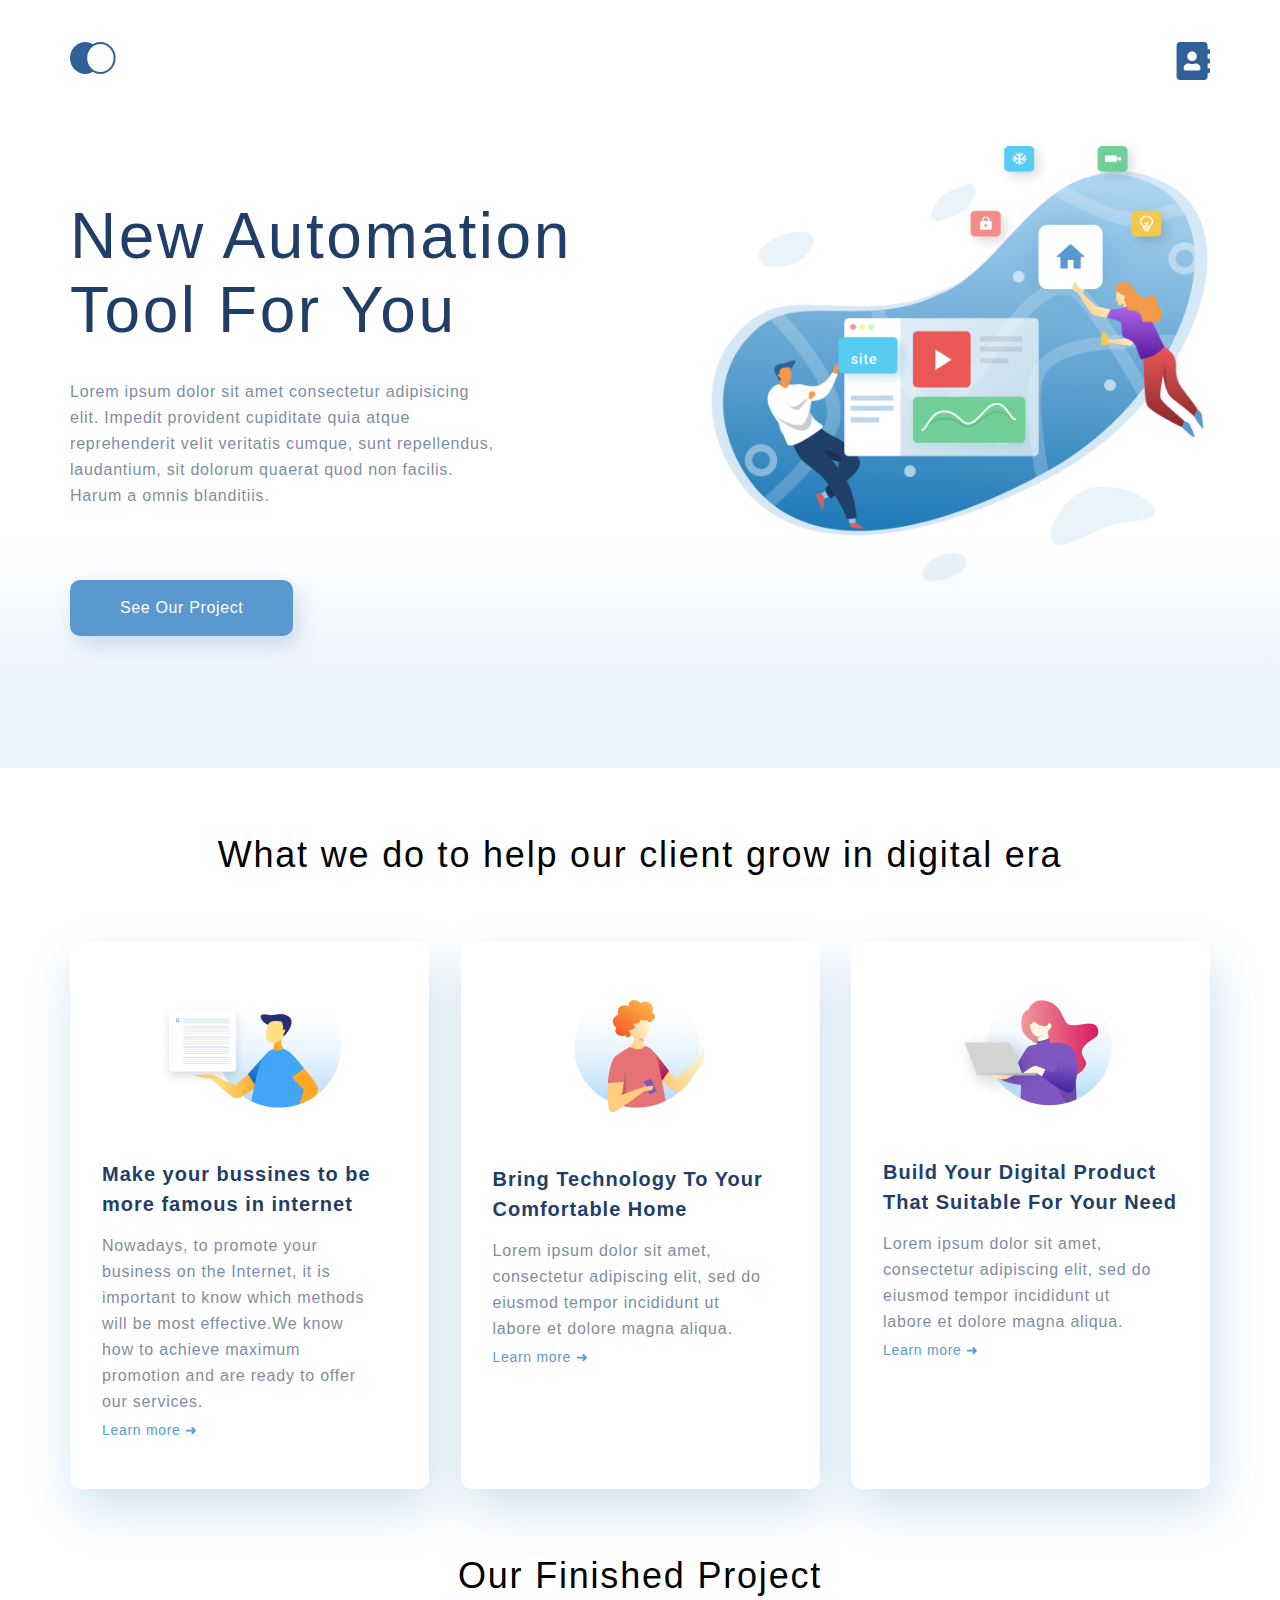
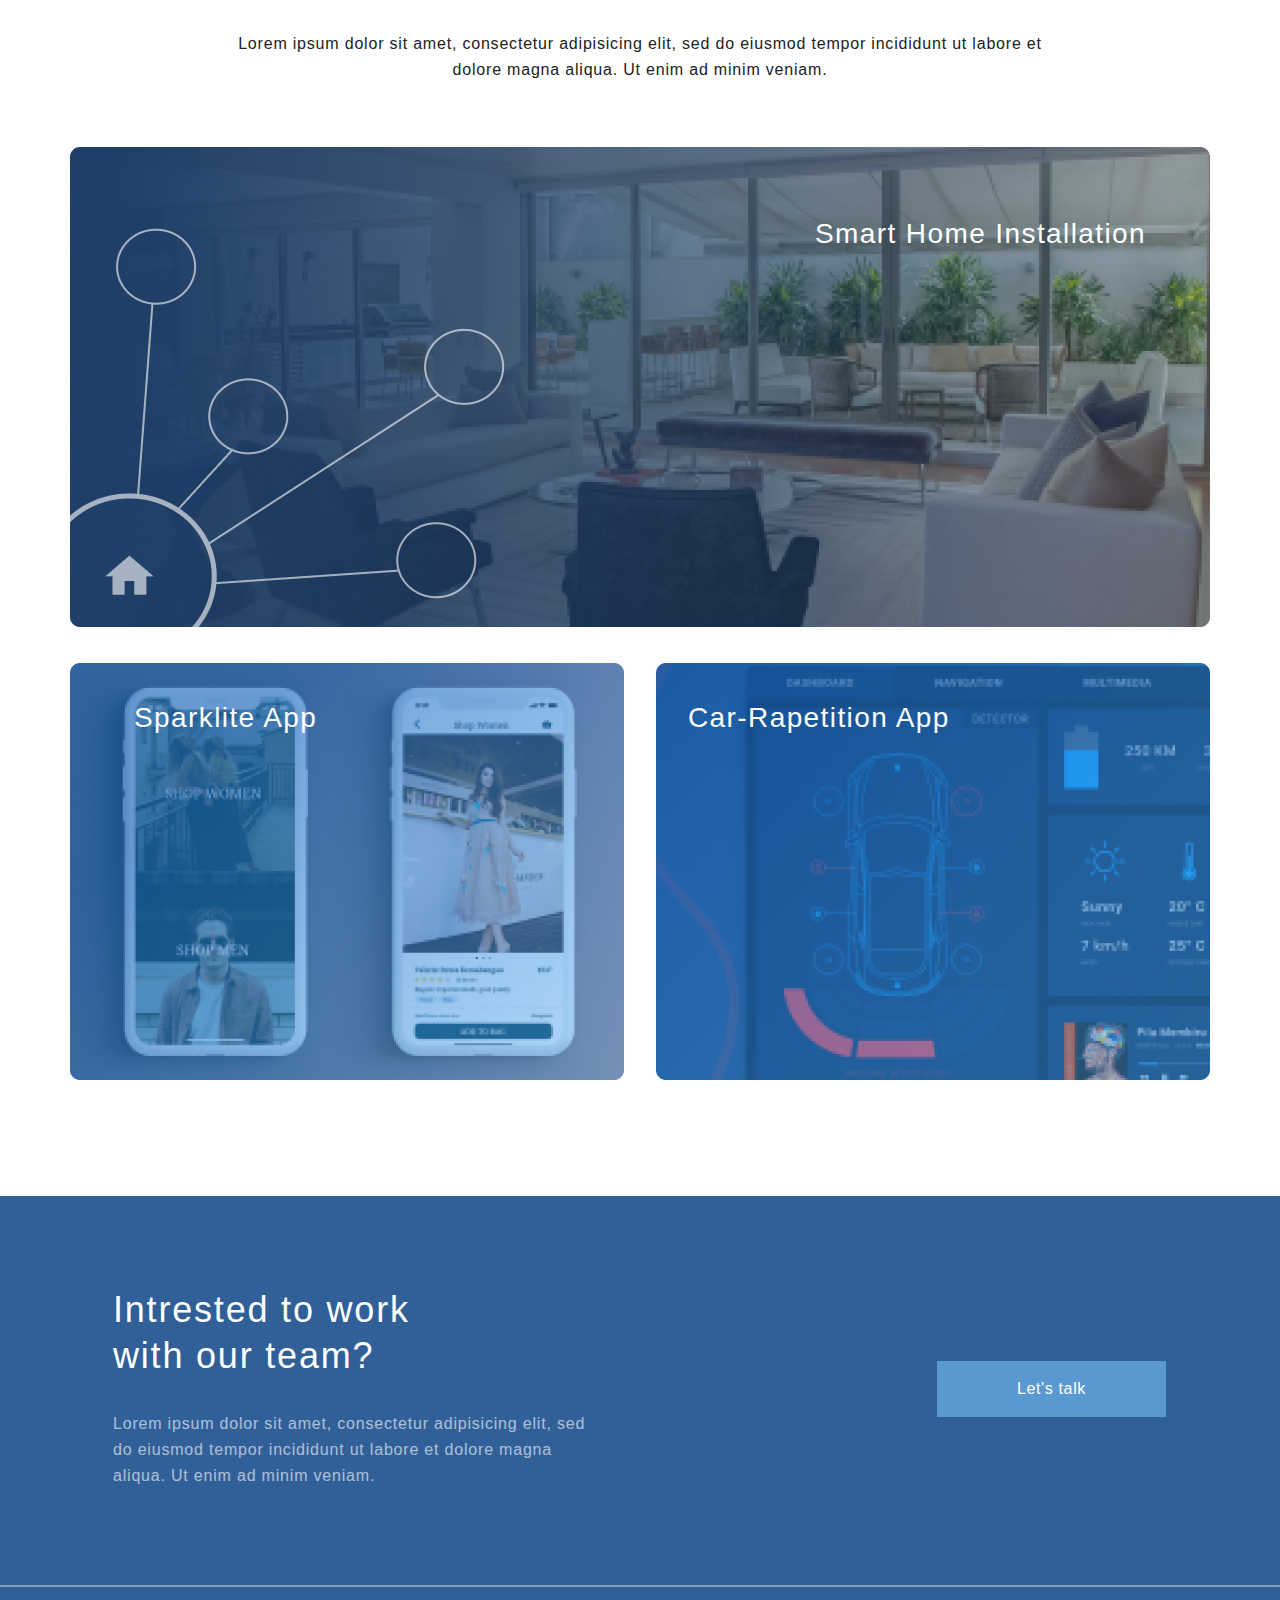
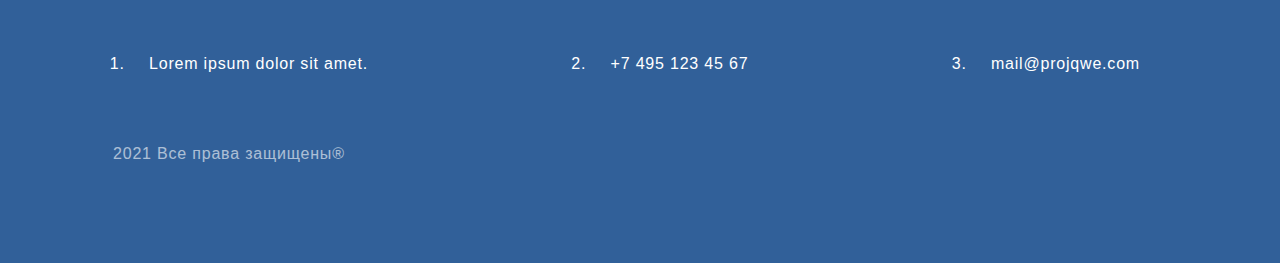
<file: index.html>
<!DOCTYPE html>
<html lang="en">

<head>
    <meta charset="UTF-8">
    <meta http-equiv="X-UA-Compatible" content="IE=edge">
    <meta name="viewport" content="width=device-width, initial-scale=1.0">
    <title>Document</title>
    <link rel="stylesheet" type="text/css" href="stili.css">
    <link rel="stylesheet" type="text/css" href="mediacss/mainpage.css">
    <link rel="stylesheet" type="text/css" href="mediacss/contacts.css">

</head>

<body>
    <header>
        <div class="top">
            <div class="container top_box">
                <ul class="header">
                    <li>
                        <a class="img_link" href="index.html"><img src="pic/home.svg" alt="home"></a>
                    </li>
                    <li>
                        <a class="img_link" href="contacts.html"><img src="pic/contacts.svg" alt="contacts"></a>
                    </li>
                </ul>

                <div class="top_info">
                    <h1 class="top_heading">New Automation Tool For You</h1>
                    <p class="text gen-text">Lorem ipsum dolor sit amet consectetur adipisicing elit. Impedit provident cupiditate quia atque reprehenderit velit veritatis cumque, sunt repellendus, laudantium, sit dolorum quaerat quod non facilis. Harum a omnis blanditiis.</p>
                    <a href="#" class="top_button">See Our Project</a>
                </div>
            </div>
        </div>
    </header>
    <main>
        <div class="what-we-do container">
            <h3 class="heading">What we do to help our client grow in digital era</h3>
            <div class="cardbox">
                <div class="card">
                    <img class="card_image" src="pic/card-1.png" alt="card 1">
                    <h4 class="heading_mini">Make your bussines to be more famous in internet</h4>
                    <p class="text text_card">Nowadays, to promote your business on the Internet, it is important to know which methods will be most effective.We know how to achieve maximum promotion and are ready to offer our services.</p>
                    <a href="advertisment.html" class="card_link arrow">Learn more</a>
                </div>
                <div class="card">
                    <img class="card_image" src="pic/card-2.png" alt="card 2">
                    <h4 class="heading_mini">Bring Technology To Your Comfortable Home</h4>
                    <p class="text text_card">Lorem ipsum dolor sit amet, consectetur adipiscing elit, sed do eiusmod tempor incididunt ut labore et dolore magna aliqua.</p>
                    <a href="#" class="card_link">Learn more</a>
                </div>
                <div class="card">
                    <img class="card_image" src="pic/card-3.png" alt="card 3">
                    <h4 class="heading_mini">Build Your Digital Product That Suitable For Your Need</h4>
                    <p class="text text_card">Lorem ipsum dolor sit amet, consectetur adipiscing elit, sed do eiusmod tempor incididunt ut labore et dolore magna aliqua.</p>
                    <a href="#" class="card_link">Learn more</a>
                </div>
            </div>
        </div>

        <div class="project container">
            <h3 class="heading">Our Finished Project</h3>
            <p class="text text_project">Lorem ipsum dolor sit amet, consectetur adipisicing elit, sed do eiusmod tempor incididunt ut labore et dolore magna aliqua. Ut enim ad minim veniam.</p>
            <div class="project_item">
                <img class="project_image" src="pic/photo_1.png" alt="photo 1">
                <p class="project_text">Smart Home Installation</p>
            </div>
            <div class="project_parent">
                <div class="project_item project_item_margin">
                    <img class="project_image" src="pic/photo_2.png" alt="photo 2">
                    <p class="project_text2">Sparklite App</p>
                </div>
                <div class="project_item">
                    <img class="project_image" src="pic/photo_3.png" alt="photo 3">
                    <p class="project_text3">Car-Rapetition App</p>
                </div>
            </div>
        </div>
    </main>
    <footer class="backfoot footerheight container">
        <div>
            <div class="lasttext">
                <div>
                    <h3 class="heading heading_foot">Intrested to work with our team?</h3>
                    <p class="text foot_text">Lorem ipsum dolor sit amet, consectetur adipisicing elit, sed do eiusmod tempor incididunt ut labore et dolore magna aliqua. Ut enim ad minim veniam.</p>
                </div>
                <div class="fbstil">
                    <a href="contacts.html" class="foot_button">Let's talk</a>
                </div>
            </div>
            <hr class="hr_stil">
            <div>
                <ol class="boxlist text box_text">
                    <li class="box_pad">Lorem ipsum dolor sit amet.</li>
                    <li class="box_pad"><a href="#" class="box_phone">+7 495 123 45 67</a></li>
                    <li class="box_pad"><a href="#" class="box_mail">mail@projqwe.com</a></li>
                </ol>
            </div>
            <div class="copyright text foot_text">
                <p>2021 Все права защищены®</p>
            </div>
        </div>
    </footer>
</body>
<script src="script.js"></script>

</html>
</file>
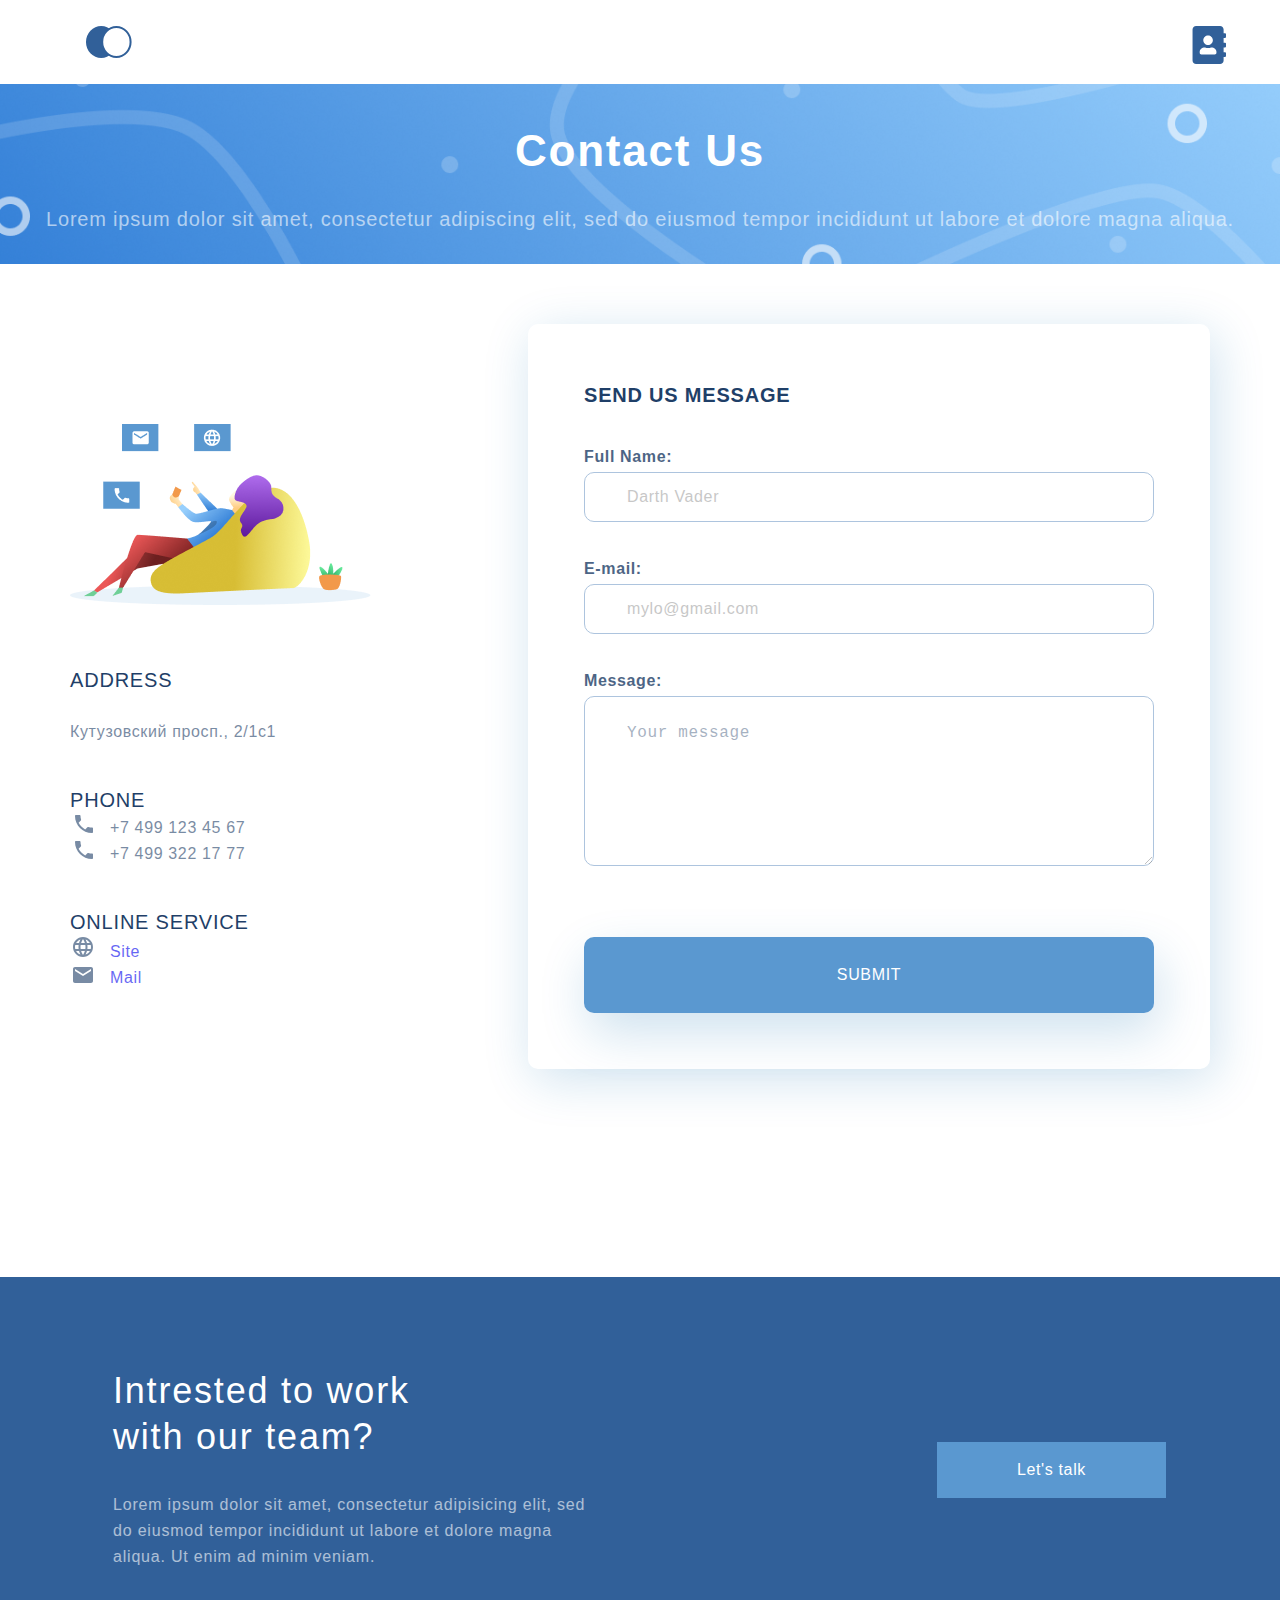
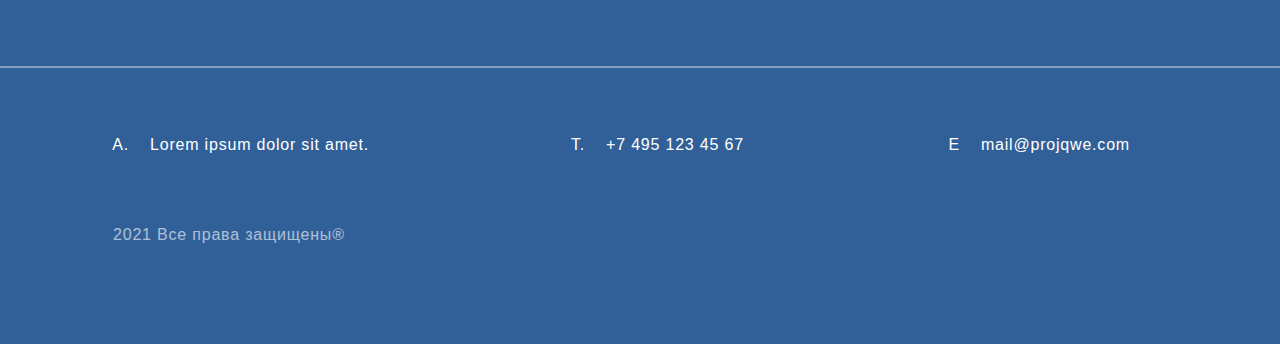
<file: contacts.html>
<!DOCTYPE html>
<html lang="en">

<head>
    <meta charset="UTF-8">
    <meta http-equiv="X-UA-Compatible" content="IE=edge">
    <meta name="viewport" content="width=device-width, initial-scale=1.0">
    <title>Document</title>
    <link rel="stylesheet" type="text/css" href="stili.css">
    <link rel="stylesheet" type="text/css" href="mediacss/mainpage.css">
    <link rel="stylesheet" type="text/css" href="mediacss/contacts.css">
</head>

<body>
    <header>
        <div class="top_contact">
            <div class="top_box_contact container">
                <ul class="header_contact">
                    <li>
                        <a class="img_link" href="index.html"><img src="pic/home.svg" alt="home"></a>
                    </li>
                    <li>
                        <a class="img_link" href="contacts.html"><img src="pic/contacts.svg" alt="contacts"></a>
                    </li>
                </ul>
            </div>
            <div class="top_info_contact container">
                <h2 class="top_heading_contact">Contact Us</h2>
                <p class="base_text_contact">Lorem ipsum dolor sit amet, consectetur adipiscing elit, sed do eiusmod tempor incididunt ut labore et dolore magna aliqua.</p>
            </div>
        </div>
    </header>
    <main>
        <div class="container">
            <ul class="pageheader">
                <li class="comms">
                    <img class="cont_pic" src="pic/contact_pic.png" alt="picture">
                    <div class="adess_list">
                        <div>
                            <h4 class="adress_heading">Address</h4>
                            <p class="adress_text">Кутузовский просп., 2/1с1</p>
                        </div>
                        <div class="list2">
                            <h4 class="phone_heading">Phone</h4>
                            <ul class="phones">
                                <li class="servs">+7 499 123 45 67</li>
                                <li class="servs">+7 499 322 17 77</li>
                            </ul>
                        </div>
                        <div class="list3">
                            <h4 class="serv_heading">Online service</h4>
                            <div class="datalinks">
                                <ul class="serv_links">
                                    <li class="servs1"><a class="sertdn" href="https://www.codecademy.com/" target="_blank">Site</a></li>
                                    <li class="servs2"><a class="sertdn" href="mail@projqwe.com" target="_blank">Mail</a></li>
                                </ul>
                            </div>
                        </div>
                    </div>
                </li>
                <li class="feedback">
                    <h4 class="send_heading">SEND US MESSAGE</h4>
                    <form class="formtext" action="#">
                        <p class="text_heading">Full Name:</p>
                        <input class="feedback_area" type="text" placeholder="Darth Vader"><br>
                        <p class="text_heading">E-mail:</p>
                        <input class="feedback_area" type="email" placeholder="mylo@gmail.com"><br>
                        <p class="text_heading">Message:</p>
                        <textarea class="feedback_area area_text" cols="20" rows="5">Your message</textarea><br>
                        <button class="sub1" type="submit">Submit</button><br>
                    </form>
                </li>
            </ul>
        </div>
        <div class="mapsite container">
            <script class="mapsite_width" async src="https://api-maps.yandex.ru/services/constructor/1.0/js/?um=constructor%3Af2cddb62f20f9595de6993f2a2eb2fc840207b0cd2973cc64500d49cc59e823b&amp;width=1140&amp;height=505&amp;lang=ru_RU&amp;scroll=true"></script>
        </div>
    </main>
    <footer class="backfoot footerheight container">
        <div>
            <div class="lasttext">
                <div>
                    <h3 class="heading heading_foot">Intrested to work with our team?</h3>
                    <p class="text foot_text">Lorem ipsum dolor sit amet, consectetur adipisicing elit, sed do eiusmod tempor incididunt ut labore et dolore magna aliqua. Ut enim ad minim veniam.</p>
                </div>
                <div class="fbstil">
                    <a href="#" class="foot_button">Let's talk</a>
                </div>
            </div>
            <hr class="hr_stil">
            <div>
                <ol class="boxlist1 text box_text1">
                    <li class="boxlistvalue1">Lorem ipsum dolor sit amet.</li>
                    <li class="boxlistvalue2"><a href="#" class="box_phone">+7 495 123 45 67</a></li>
                    <li class="boxlistvalue3"><a href="#" class="box_mail">mail@projqwe.com</a></li>
                </ol>
            </div>
            <div class="copyright text foot_text">
                <p>2021 Все права защищены®</p>
            </div>
        </div>
    </footer>
</body>

</html>
</file>
<file: stili.css>
* {
    margin: 0;
    padding: 0;
}

.container {
    max-width: 1140px;
    margin: 0 auto;
}

.footerheight {
    height: 660px;
}

html,
body {
    font-family: sans-serif;
}

.top {
    background: linear-gradient(0deg, #EBF3FB 8.84%, rgba(152, 195, 232, 0) 31.12%);
    min-height: 768px;
}

.top_box {
    display: flex;
    flex-direction: column;
    height: 100%;
}

.top_info {
    background-image: url(pic/top_back.png);
    flex-grow: 1;
    padding-top: 115px;
    background-repeat: no-repeat;
    background-position: right center;
    background-size: 44%;
}

.header {
    display: flex;
    justify-content: space-between;
    list-style-type: none;
    padding-top: 42px;
}

.img_link:hover {
    box-shadow: 10px 20px 50px rgba(5, 44, 70, 0.548);
    border-radius: 10px;
    opacity: 0.5;
}

.top_heading {
    width: 510px;
    font-weight: 300;
    font-size: 64px;
    line-height: 74px;
    letter-spacing: 0.04em;
    color: #1F3F68;
    margin-bottom: 32px;
}

.text {
    font-size: 16px;
    line-height: 26px;
    letter-spacing: 0.05em;
    color: #1F3F68;
    opacity: 0.6;
}

.gen-text {
    width: 425px;
}

.text_card {
    width: 270px;
}

.text_project {
    width: 75%;
    margin: 32px auto 64px;
    color: #222222;
    text-align: center;
    opacity: 1;
}

.top_button {
    display: inline-block;
    font-size: 16px;
    line-height: 26px;
    text-align: center;
    letter-spacing: 0.04em;
    color: #FFFFFF;
    background: #5A98D0;
    box-shadow: 5px 10px 20px rgba(53, 110, 173, 0.2);
    border-radius: 10px;
    text-decoration: none;
    padding: 15px 50px;
    margin-top: 71px;
}

.top_button:hover {
    font-size: 18px;
}

.heading {
    font-size: 36px;
    text-align: center;
    font-weight: 300;
    line-height: 46px;
    letter-spacing: 0.05em;
    color: #000000;
}

.heading_mini {
    font-size: 20px;
    line-height: 30px;
    letter-spacing: 0.05em;
    color: #1F3F68;
    margin-bottom: 14px;
}

.what-we-do {
    padding-top: 64px;
}

.cardbox {
    display: flex;
    flex-wrap: wrap;
    justify-content: space-between;
    padding-top: 64px;
    padding-bottom: 64px;
}

.card_link {
    font-size: 14px;
    line-height: 30px;
    letter-spacing: 0.05em;
    color: #5A98D0;
    text-decoration: none;
}

.card_link:hover {
    color: gray;
    font-size: 16px;
    line-height: 30px;
    letter-spacing: 0.05em;
    color: #5A98D0;
    text-decoration: none;
}

.card_link::after {
    content: " \279C";
    font-size: 14px;
    line-height: 30px;
    letter-spacing: 0.05em;
    color: #5A98D0;
    text-decoration: none;
}

.card {
    display: flex;
    flex-direction: column;
    width: 359px;
    padding: 44px 32px;
    box-sizing: border-box;
    background: #FFFFFF;
    box-shadow: 5px 20px 50px rgba(16, 112, 177, 0.2);
    border-radius: 10px;
}

.card:hover {
    width: 359px;
    box-shadow: 15px 20px 80px rgba(12, 80, 126, 0.589);
}

.card_image {
    align-self: center;
    margin-bottom: 51px;
}

.project {
    padding: 0px;
}

.project_item {
    position: relative;
    flex-wrap: wrap;
    flex-grow: 1;
}

.project_item_margin {
    margin-right: 32px;
}

.project_parent {
    display: flex;
    justify-content: space-between;
    margin-top: 32px;
}

.project_image {
    width: 100%;
}

.project_text {
    position: absolute;
    font-size: 28px;
    line-height: 46px;
    text-align: right;
    letter-spacing: 0.05em;
    color: #FFFFFF;
    top: 64px;
    right: 64px;
}

.project_text2 {
    position: absolute;
    font-size: 28px;
    line-height: 46px;
    text-align: left;
    letter-spacing: 0.05em;
    color: #FFFFFF;
    top: 32px;
    left: 64px;
}

.project_text3 {
    position: absolute;
    font-size: 28px;
    line-height: 46px;
    text-align: left;
    letter-spacing: 0.05em;
    color: #FFFFFF;
    top: 32px;
    left: 32px;
}

.backfoot {
    display: block;
    position: relative;
    max-width: 100%;
    background: #316099;
    margin-top: 112px;
    height: 100%;
}

.heading_foot {
    font-size: 36px;
    width: 340px;
    line-height: 46px;
    letter-spacing: 0.05em;
    color: #FFFFFF;
    text-align: left;
    padding-bottom: 32px;
    margin-left: 113px;
    margin-top: 91px;
}

.foot_text {
    width: 495px;
    text-align: left;
    margin-left: 113px;
    padding-bottom: 96px;
    color: #FFFFFF;
}

.foot_button {
    display: inline-block;
    color: #FFFFFF;
    background: #5A98D0;
    text-decoration: none;
    font-size: 16px;
    line-height: 26px;
    letter-spacing: 0.04em;
    padding: 15px 80px;
    margin-top: 165px;
    margin-right: 114px;
}

.foot_button:hover {
    font-size: 20px;
}

.hr_stil {
    opacity: 0.4;
    border: 1px solid #FFFFFF;
}

.lasttext {
    display: flex;
    justify-content: space-between;
    box-sizing: border-box;
}

.headfoot {
    width: 340px;
}

.boxlist {
    display: flex;
    flex-wrap: wrap;
    justify-content: space-between;
    margin: 64px 130px;
}

.box_text {
    color: #FFFFFF;
    opacity: 1;
}

.box_pad {
    padding-left: 19px;
    padding-right: 10px;
}

.copyright {
    display: flex;
    text-align: left;
    margin-top: 64px;
}


/* Далее следуют стили для страницы "Контакты" */

.top_contact {
    padding: 10px 0px 0px 0px;
    max-width: 100%;
}

.top_box_contact {
    display: flex;
    flex-direction: column;
}

.header_contact {
    width: 100%;
    display: flex;
    justify-content: space-between;
    list-style-type: none;
    padding: 16px;
}

.top_info_contact {
    background-position: center;
    background-size: cover;
    background-image: url(pic/back_cont.png);
    background-repeat: no-repeat;
    max-width: 100%;
}

.top_heading_contact {
    font-weight: 500;
    max-width: 100%;
    font-size: 44px;
    line-height: 74px;
    font-weight: bold;
    text-align: center;
    letter-spacing: 0.04em;
    color: #FFFFFF;
    padding-top: 30px;
    margin-bottom: 16px;
}

.base_text_contact {
    padding-bottom: 30px;
    font-size: 20px;
    line-height: 30px;
    width: 100%;
    text-align: center;
    letter-spacing: 0.04em;
    color: rgba(255, 255, 255, 0.6);
}

.pageheader {
    display: flex;
    flex-wrap: wrap;
    list-style-type: none;
    margin-top: 60px;
}

.comms {
    position: relative;
    flex-wrap: wrap;
    flex-grow: 1;
    background: rgb(255, 255, 255);
}

.cont_pic {
    padding-top: 100px;
}

.adess_list {
    margin-top: 56px;
    width: 50%;
}

.adress_heading {
    font-weight: 500;
    font-size: 20px;
    line-height: 30px;
    letter-spacing: 0.04em;
    color: #1F3F68;
    text-transform: uppercase;
}

.adress_text {
    font-weight: 300;
    font-size: 16px;
    line-height: 26px;
    letter-spacing: 0.04em;
    color: #1F3F68;
    opacity: 0.6;
    margin-top: 24px;
}

.list2 {
    margin-top: 40px;
}

.phone_heading {
    font-weight: 500;
    font-size: 20px;
    line-height: 30px;
    letter-spacing: 0.04em;
    color: #1F3F68;
    text-transform: uppercase;
}

.phones {
    padding-left: 30px;
}

.servs {
    list-style-image: url(pic/phone_pic.svg);
    padding-left: 10px;
    opacity: 0.6;
    font-weight: 300;
    font-size: 16px;
    line-height: 26px;
    letter-spacing: 0.04em;
    color: #1F3F68;
}

.list3 {
    margin-top: 40px;
}

.servs1 {
    list-style-image: url(pic/world.svg);
    padding-left: 10px;
    opacity: 0.6;
    font-weight: 300;
    font-size: 16px;
    line-height: 26px;
    letter-spacing: 0.04em;
    color: #1F3F68;
}

.servs2 {
    list-style-image: url(pic/letter.svg);
    padding-left: 10px;
    opacity: 0.6;
    font-weight: 300;
    font-size: 16px;
    line-height: 26px;
    letter-spacing: 0.04em;
    color: #1F3F68;
}

.sertdn {
    text-decoration: none;
}

.sertdn:visited {
    color: #1F3F68;
}

.sertdn:hover {
    font-size: 18px;
    color: gray;
}

.serv_links {
    padding-left: 30px;
}

.serv_heading {
    font-weight: 500;
    font-size: 20px;
    line-height: 30px;
    letter-spacing: 0.04em;
    color: #1F3F68;
    text-transform: uppercase;
}

.feedback {
    position: relative;
    width: 50%;
    padding: 56px;
    background: #FFFFFF;
    box-shadow: 5px 10px 50px rgb(16 112 177 / 20%);
    border-radius: 10px;
}

.send_heading {
    font-weight: 500;
    font-size: 20px;
    line-height: 30px;
    letter-spacing: 0.04em;
    color: #1F3F68;
    font-weight: bold
}

.text_heading {
    font-size: 16px;
    line-height: 30px;
    letter-spacing: 0.04em;
    color: #1F3F68;
    opacity: 0.8;
    padding-top: 32px;
    font-weight: bold
}

.feedback_area {
    width: 100%;
    height: 50px;
    opacity: 0.4;
    border: 1px solid #356EAD;
    box-sizing: border-box;
    resize: vertical;
    border-radius: 10px;
    font-weight: 300;
    font-size: 16px;
    line-height: 30px;
    letter-spacing: 0.04em;
    color: #1F3F68;
    padding-left: 42px;
}

.area_text {
    padding-top: 21px;
    height: 170px;
}

.mapsite {
    display: flex;
    margin-top: 96px;
    margin-bottom: 10px;
    font-size: 24px;
    line-height: 36px;
}

.formtext {
    max-width: 100%;
    font-size: 24px;
    color: #1F3F68;
    margin-right: auto;
}

.sub1 {
    background: #5A98D0;
    box-shadow: 5px 20px 50px rgb(16 112 177 / 20%);
    border-radius: 10px;
    border: none;
    text-align: center;
    text-transform: uppercase;
    padding: 25px 0;
    width: 100%;
    font-weight: 500;
    font-size: 16px;
    line-height: 26px;
    letter-spacing: 0.04em;
    color: #FFFFFF;
    margin-top: 65px;
}

.sub1:hover {
    border: none;
    font-size: 18px;
}

.boxlist1 {
    display: flex;
    flex-wrap: wrap;
    justify-content: space-between;
    margin: 64px 150px;
}

.box_text1 {
    color: #FFFFFF;
    opacity: 1;
}

.boxlistvalue1::marker {
    content: "A.    ";
}

.boxlistvalue2::marker {
    content: "T.    ";
}

.boxlistvalue3::marker {
    content: "E    ";
}

.box_phone {
    color: #FFFFFF;
    text-decoration: none;
}

.box_phone:visited {
    color: #FFFFFF;
}

.box_phone:hover {
    color: rgb(192, 192, 192);
}

.box_mail {
    color: #FFFFFF;
    text-decoration: none;
}

.box_mail:visited {
    color: #FFFFFF;
}

.box_mail:hover {
    color: rgb(192, 192, 192);
}


/* Далее следуют стили для страницы "Реклама" */

.top_avert {
    padding: 10px 0px 0px 0px;
    max-width: 100%;
}

.top_box_avert {
    display: flex;
    flex-direction: column;
}

.header_avert {
    width: 100%;
    display: flex;
    justify-content: space-between;
    list-style-type: none;
    padding: 16px;
}

.top_info_avert {
    background-position: center;
    background-size: cover;
    background-image: url(pic/back_adv.png);
    background-repeat: no-repeat;
    max-width: 100%;
}

.top_heading_avert {
    font-weight: 400;
    max-width: 100%;
    font-size: 44px;
    line-height: 74px;
    font-weight: bold;
    text-align: center;
    letter-spacing: 0.04em;
    color: #ffffffdc;
    padding-top: 30px;
    margin-bottom: 16px;
    opacity: 1;
}

.base_text_avert {
    padding-bottom: 30px;
    font-size: 20px;
    line-height: 30px;
    width: 100%;
    text-align: center;
    letter-spacing: 0.04em;
    color: rgba(255, 255, 255, 0.6);
}

.av_back {
    background: rgb(255, 255, 255);
    background: linear-gradient(180deg, rgba(255, 255, 255, 0.5438550420168067) 0%, rgba(255, 255, 255, 0.8519782913165266) 0%, rgba(28, 105, 175, 0.4542191876750701) 100%);
    min-height: 768px;
}

.av_navigation {
    height: 705px;
    border: 1px solid #818181;
    background-color: #FFFFFF;
}

.tabs {
    width: 100%;
    padding: 0px;
    margin: 0 auto;
}

label:hover {
    color: #000;
    opacity: 1;
}

.tabs>input {
    display: none;
}

.tabs>div {
    display: none;
    padding: 12px;
    border: 2px solid #cecece;
    background: #FFFFFF;
}

.tabs>label {
    display: inline-block;
    padding: 20px;
    margin: 0 -5px -1px 0;
    text-align: center;
    color: #15509c;
    border: none;
    background: none;
    cursor: pointer;
}

.tabs>input:checked+label {
    padding: 50px;
    color: #ffffff;
    border: none;
    background: #ca0a2adc;
}

#tab_1:checked~#txt_1 {
    background-image: url(pic/Target-1.png);
    padding-top: 20px;
    background-repeat: no-repeat;
    background-position: 700px -20px;
    background-size: 28%;
    display: block;
    border: none;
}

#tab_2:checked~#txt_2 {
    height: 310px;
    background-image: url(pic/Creative-1.png);
    background-repeat: no-repeat;
    background-position: 400px 200px;
    background-size: 30%;
    display: block;
    border: none;
}

#tab_3:checked~#txt_3 {
    height: 310px;
    background-image: url(pic/Integr-1.png);
    background-repeat: no-repeat;
    background-position: 400px 150px;
    background-size: 30%;
    display: block;
    border: none;
}

#tab_4:checked~#txt_4 {
    height: 310px;
    background-image: url(pic/Stickers-1.png);
    background-repeat: no-repeat;
    background-position: 250px 150px;
    background-size: 56%;
    display: block;
    border: none;
}

.tab_heading1 {
    font-size: 36px;
    font-weight: bold;
    line-height: 46px;
    letter-spacing: 0.05em;
    color: #ca0a2adc;
}

.tab_text1 {
    line-height: 32px;
    width: 50%;
    font-weight: bold;
    letter-spacing: 0.05em;
    position: relative;
    color: #2E2382;
}

.tab_text2 {
    line-height: 16px;
    width: 100%;
    font-weight: bold;
    letter-spacing: 0.05em;
    position: relative;
    color: #2E2382;
}

.tab_text3 {
    line-height: 32px;
    width: 100%;
    font-weight: bold;
    letter-spacing: 0.05em;
    position: relative;
    color: #2E2382;
}

.tab_info1 {
    font-size: 36px;
    font-weight: lighter;
    line-height: 46px;
    letter-spacing: 0.05em;
    color: #ca0a2adc;
    padding: 50px 0px 20px;
}

.tab_info2 {
    font-size: 36px;
    font-weight: lighter;
    line-height: 46px;
    letter-spacing: 0.05em;
    color: #ca0a2adc;
    padding: 50px 0px 20px;
    margin-top: 168px;
}

.tab_info3 {
    font-size: 36px;
    font-weight: lighter;
    line-height: 46px;
    letter-spacing: 0.05em;
    color: #ca0a2adc;
    padding: 50px 0px 20px;
    margin-top: 200px;
}

.hrad {
    border: 1px solid #2E2382;
}

.tab_list1 {
    display: flex;
    flex-wrap: wrap;
    flex-direction: row;
    width: 100%;
    margin-top: 30px;
    margin-left: 35px;
}

.tab_colsitem {
    display: flex;
    flex-direction: column;
    flex-basis: 50%;
    height: 80%;
}

.tab_listtext::marker {
    content: "—   ";
    color: #ca0a2adc;
    font-weight: bolder;
}

.tab_listtext {
    line-height: 32px;
    letter-spacing: 0.05em;
    color: #2E2382;
}

.tab_button1 {
    font-size: 16px;
    line-height: 36px;
    letter-spacing: 0.04em;
    color: #FFFFFF;
    background: #ca0a2adc;
    box-shadow: 5px 10px 20px rgba(53, 110, 173, 0.2);
    border: none;
    text-decoration: none;
    padding: 28px 70px;
    margin-left: 945px;
}

.tab_button1:hover {
    margin-left: 940px;
    font-size: 18px;
}

.footav {
    margin: 0px;
}
</file>
<file: mediacss/mainpage.css>
@media (max-width: 1139px) {
    .container {
        padding-left: 32px;
        padding-right: 32px;
    }
    .top_info {
        background-position: right 280px;
    }
    .cardbox {
        flex-direction: column;
        align-items: center;
    }
    .card {
        margin-bottom: 32px;
    }
    .backfoot {
        display: flex;
        position: relative;
        max-width: 100vw;
        height: 100%;
        background: #316099;
        margin-top: 112px;
    }
    .lasttext {
        width: 100%;
        margin-top: -42px;
    }
    .foot_text {
        width: 340px;
    }
    .foot_button {
        padding: 10px 30px;
        white-space: nowrap;
    }
    .fbstil {
        margin-left: 40px;
        padding-top: 54px;
    }
    .boxlist {
        display: block;
    }
    .box_pad {
        padding-top: 25px;
    }
    .hr_stil {
        margin-left: -35px;
        width: 100vw;
    }
}

@media (max-width: 767px) {
    .header {
        padding-top: 24px;
    }
    .top {
        min-height: 376px;
        padding-bottom: 41px;
        box-sizing: border-box;
    }
    .top_info {
        padding-top: 36px;
        display: flex;
        flex-direction: column;
        align-items: center;
        background-image: none;
    }
    .top_heading {
        width: 100%;
        font-size: 32px;
        line-height: 37px;
        margin-bottom: 12px;
        text-align: center;
    }
    .text {
        text-align: center;
    }
    .text_card {
        width: auto;
    }
    .gen-text {
        width: 100%;
        text-align: center;
    }
    .top_button {
        font-size: 12px;
        line-height: 26px;
        padding: 0 8px;
    }
    .heading {
        font-size: 24px;
        line-height: 28px;
    }
    .what-we-do {
        padding-top: 48px;
    }
    .cardbox {
        padding-top: 32px;
    }
    .card {
        width: 100%;
    }
    .text_project {
        width: 100%;
    }
    .project_text {
        font-size: 16px;
        line-height: 19px;
        top: 16px;
        right: 16px;
    }
    .project_text2 {
        top: 16px;
        left: 16px;
        font-size: 16px;
        line-height: 19px;
    }
    .project_text3 {
        top: 16px;
        left: 16px;
        font-size: 16px;
        line-height: 19px;
    }
    .project_parent {
        flex-direction: column;
        margin-top: 16px;
    }
    .project_item_margin {
        margin-right: 0px;
        margin-bottom: 16px;
    }
    .backfoot {
        display: flex;
        flex-direction: column;
        height: 100%;
        background: #316099;
        margin-top: 75px;
    }
    .lasttext {
        display: block;
        flex-direction: column;
        width: 100%;
        margin-top: -42px;
        box-sizing: border-box;
    }
    .foot_text {
        margin-left: 0px;
        width: 100%;
        text-align: center;
    }
    .foot_button {
        width: 120px;
        margin: 0 auto;
        margin-top: -95px;
        display: block;
        text-align: center;
        padding: 10px 15px;
        white-space: nowrap;
    }
    .fbstil {
        box-sizing: border-box;
        margin-left: 0px;
        padding-top: 0 auto;
    }
    .boxlist {
        display: block;
        margin: 0px
    }
    .box_pad {
        padding-top: 25px;
        text-align: center;
    }
    .hr_stil {
        width: 100vw;
        margin-left: -35px;
    }
    .heading_foot {
        margin-left: 0px;
        margin-top: 61px;
        width: 100%;
        text-align: center;
    }
}
</file>
<file: mediacss/contacts.css>
@media (max-width: 1139px) {
        .container {
            padding-left: 32px;
            padding-right: 32px;
        }
        .header_contact {
            width: 100%;
            padding: 35px 0px;
        }
        .base_text_contact {
            box-sizing: border-box;
        }
        .pageheader {
            flex-direction: column;
            flex-wrap: wrap;
            align-items: center;
        }
        .comms {
            text-align: -webkit-center;
            margin-bottom: 64px;
        }
        .phones {
            padding-left: 0px;
        }
        .serv_links {
            padding-left: 0px;
        }
        /*  */
        .backfoot {
            display: flex;
            position: relative;
            max-width: 100vw;
            height: 100%;
            background: #316099;
            margin-top: 112px;
        }
        .lasttext {
            width: 100%;
            margin-top: -42px;
        }
        .foot_text {
            width: 340px;
        }
        .foot_button {
            padding: 10px 30px;
            white-space: nowrap;
        }
        .fbstil {
            margin-left: 40px;
            padding-top: 54px;
        }
        .boxlist {
            display: block;
        }
        .box_pad {
            padding-top: 25px;
        }
        .hr_stil {
            margin-left: -35px;
            width: 100vw;
        }
        .mapsite {
            padding-left: 0px;
            padding-right: 0px;
        }
        .boxlist1 {
            flex-direction: column;
        }
    }
    
    @media (max-width: 767px) {
        .feedback {
            width: 70%;
        }
        .feedback_area {
            padding-left: 0px;
        }
        .comms {
            text-align: -webkit-auto;
            margin-bottom: 64px;
        }
        .phones {
            width: 100%;
            padding-top: 20px;
            padding-left: 30px;
        }
        .serv_links {
            padding-top: 20px;
            padding-left: 30px;
        }
        .sub1 {
            margin-top: 46px;
            padding: 12px 0;
        }
        .mapsite {
            margin-top: 32px;
        }
        .backfoot {
            display: flex;
            flex-direction: column;
            height: 100%;
            background: #316099;
            margin-top: 75px;
        }
        .lasttext {
            display: block;
            flex-direction: column;
            width: 100%;
            margin-top: -42px;
            box-sizing: border-box;
        }
        .foot_text {
            margin-left: 0px;
            width: 100%;
            text-align: center;
        }
        .foot_button {
            width: 120px;
            margin: 0 auto;
            margin-top: -95px;
            display: block;
            text-align: center;
            padding: 10px 15px;
            white-space: nowrap;
        }
        .fbstil {
            box-sizing: border-box;
            margin-left: 0px;
            padding-top: 0 auto;
        }
        .boxlist {
            display: block;
            margin: 0px
        }
        .boxlist1 {
            align-content: flex-end;
        }
        .box_pad {
            padding-top: 25px;
            text-align: center;
        }
        .hr_stil {
            width: 100vw;
            margin-left: -35px;
        }
        .heading_foot {
            margin-left: 0px;
            margin-top: 61px;
            width: 100%;
            text-align: center;
        }
        .copyright {
            display: block;
        }
    }
    
    @media (max-width: 767px) {
        .feedback {
            width: 50%;
        }
    }
    
    @media (max-width: 376px) {
        .boxlist1 {
            margin-right: 70px;
            align-content: flex-end;
        }
    }
</file>
